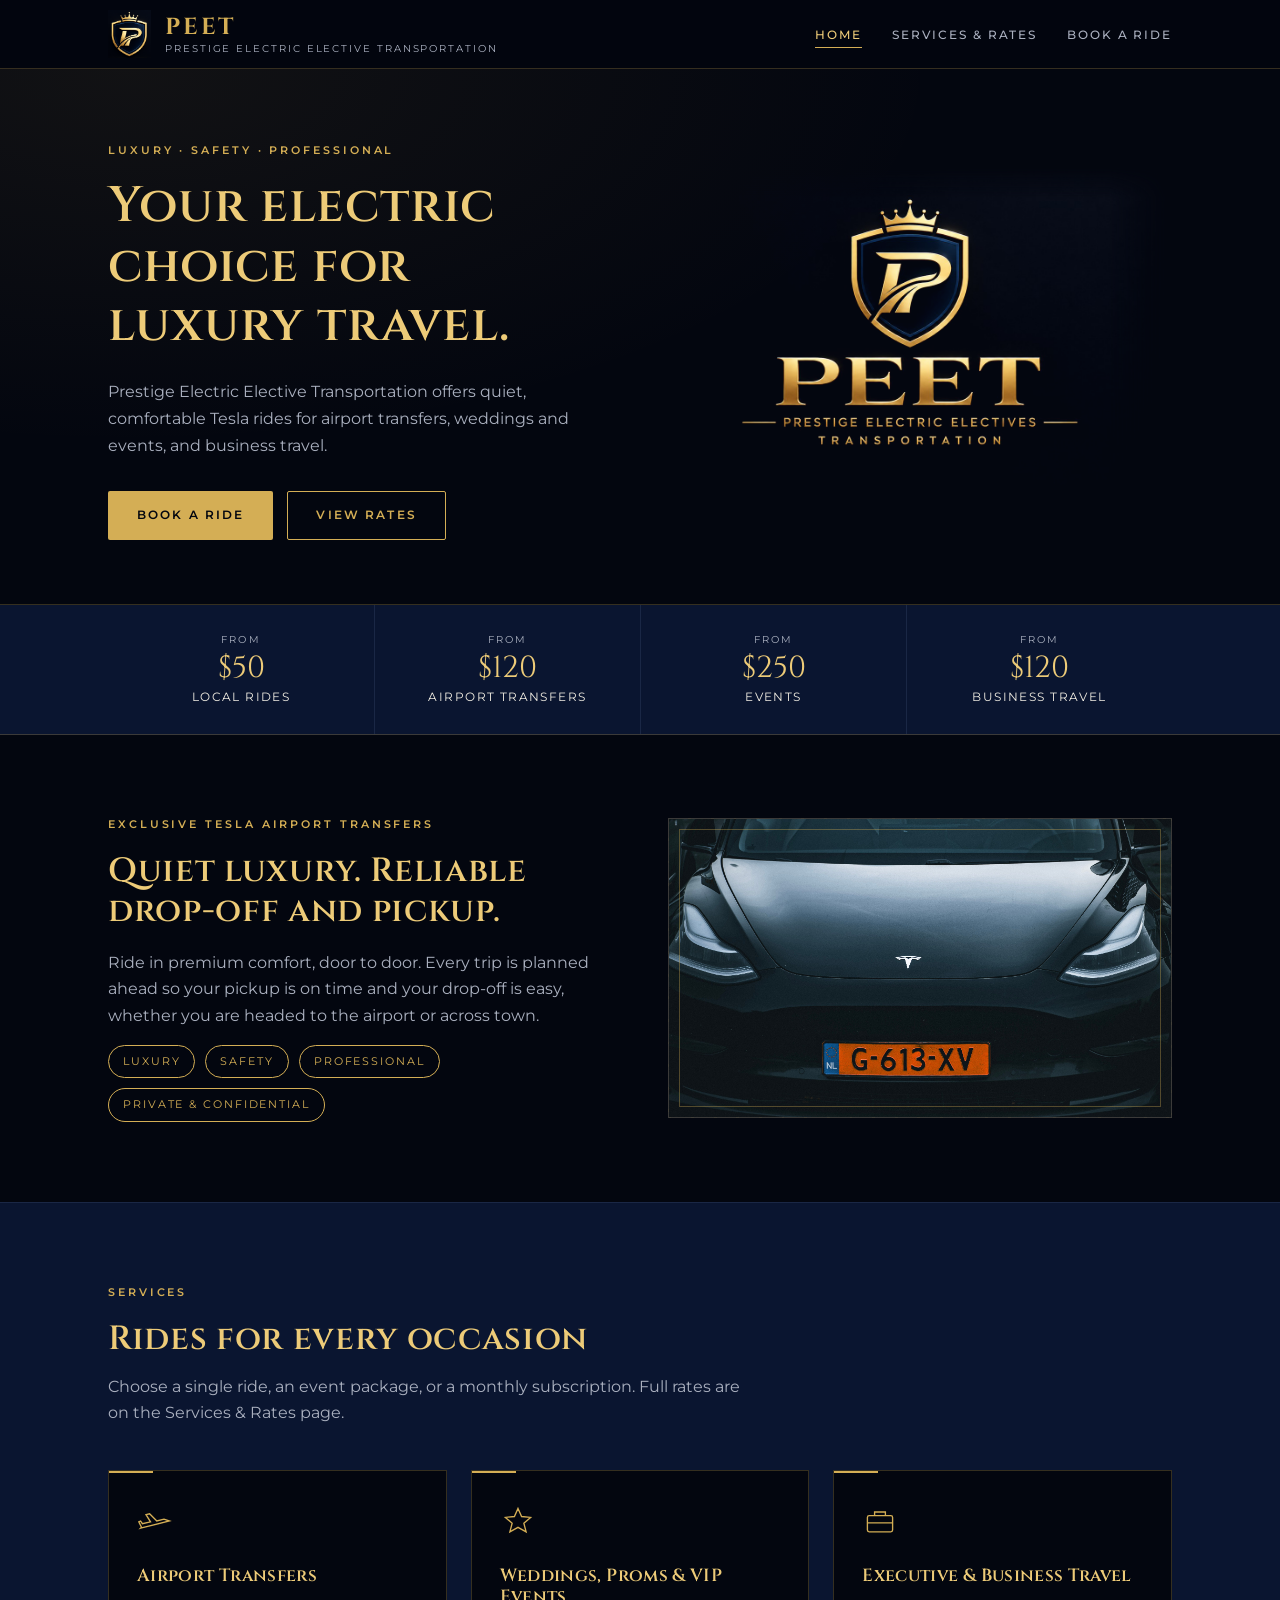
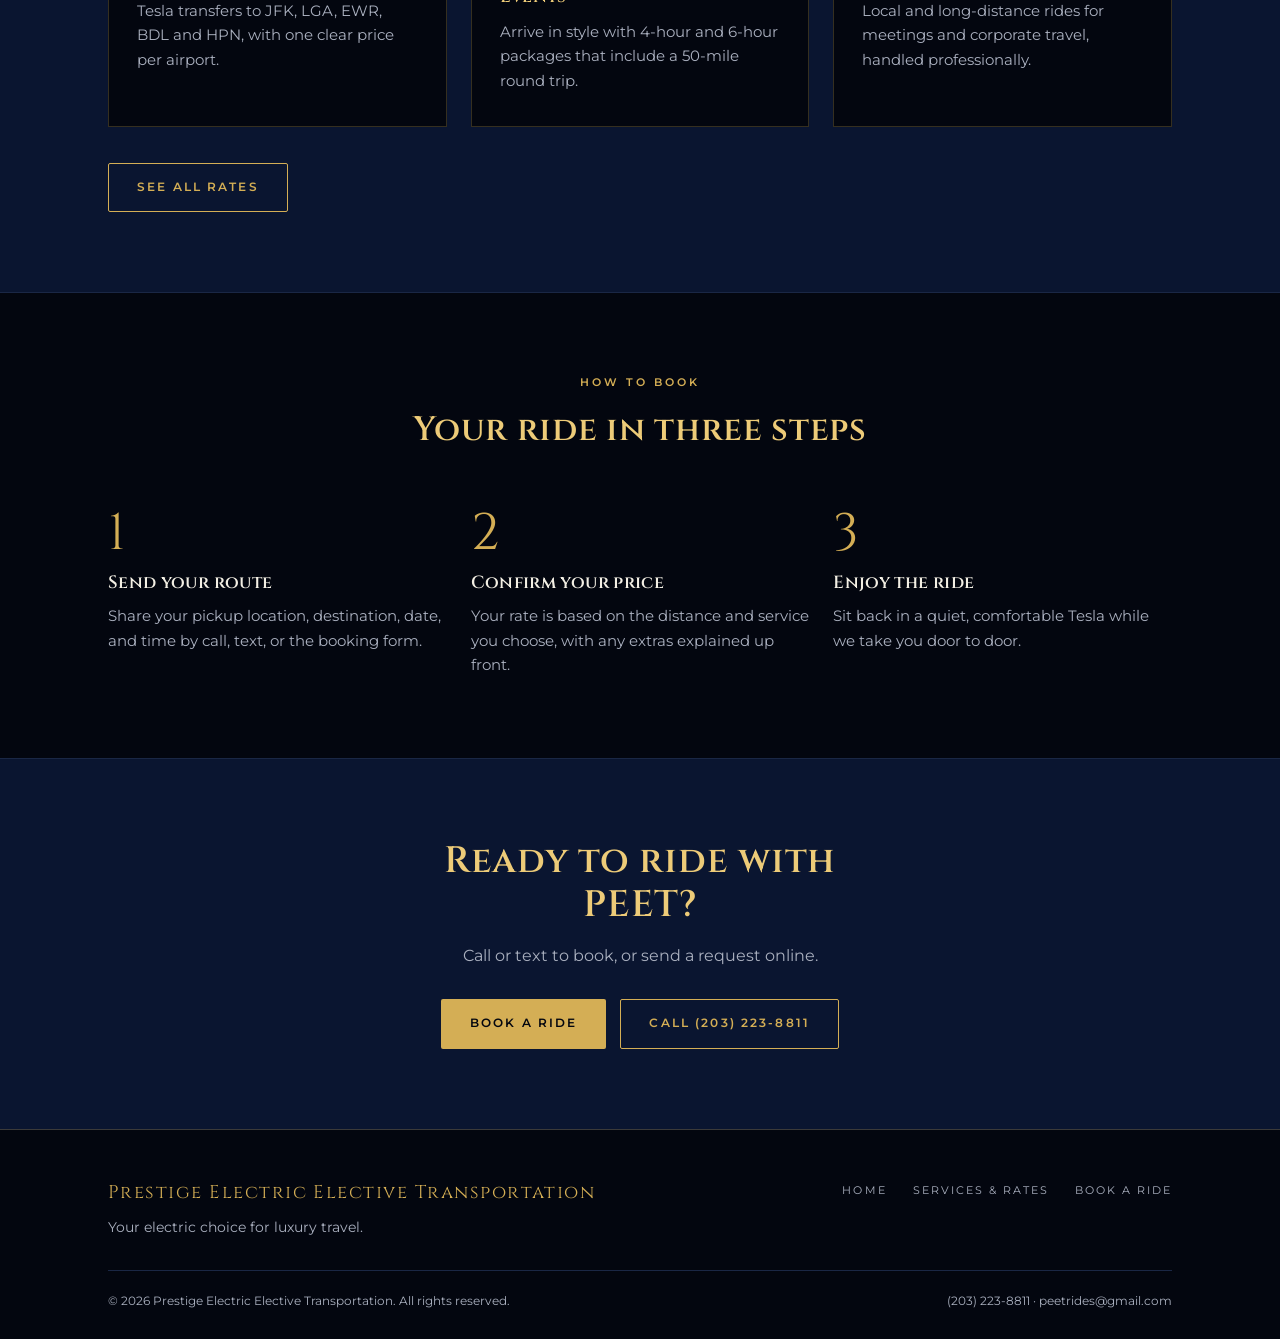
<file: index.html>
<!DOCTYPE html>
<html lang="en">
<head>
<meta charset="UTF-8">
<meta name="viewport" content="width=device-width, initial-scale=1.0">
<title>Prestige Electric Elective Transportation | Luxury Tesla Airport Transfers</title>
<meta name="description" content="Prestige Electric Elective Transportation (PEET): your electric choice for luxury travel. Tesla airport transfers to JFK, LGA, EWR, BDL and HPN, plus events and executive travel.">
<meta name="theme-color" content="#03060F">
<link rel="icon" type="image/png" href="images/favicon.png">
<link rel="stylesheet" href="styles.css">
</head>
<body>

<header class="site-header">
  <nav class="nav">
    <a href="index.html" class="brand">
      <img src="images/emblem.png" alt="PEET crest" height="48" width="43">
      <span class="brand-text">
        <span class="brand-name">PEET</span>
        <span class="brand-sub">Prestige Electric Elective Transportation</span>
      </span>
    </a>
    <button class="nav-toggle" aria-label="Toggle menu" aria-expanded="false">&#9776;</button>
    <ul class="nav-links">
      <li><a href="index.html" class="active">Home</a></li>
      <li><a href="services.html">Services &amp; Rates</a></li>
      <li><a href="book.html">Book a Ride</a></li>
    </ul>
  </nav>
</header>

<section class="hero">
  <div class="hero-inner">
    <div>
      <div class="eyebrow">Luxury &middot; Safety &middot; Professional</div>
      <h1>Your electric choice for luxury travel.</h1>
      <p class="lead">Prestige Electric Elective Transportation offers quiet, comfortable Tesla rides for airport transfers, weddings and events, and business travel.</p>
      <div class="btn-row">
        <a href="book.html" class="btn btn-primary">Book a Ride</a>
        <a href="services.html" class="btn btn-outline">View Rates</a>
      </div>
    </div>
    <div class="hero-logo">
      <img src="images/logo-full.jpg" alt="PEET logo: a gold crowned shield with the letter P" width="1200" height="800">
    </div>
  </div>
</section>

<section class="price-strip" aria-label="Starting rates">
  <div class="wrap">
    <div class="price-item"><div class="from">From</div><div class="amt">$50</div><div class="what">Local rides</div></div>
    <div class="price-item"><div class="from">From</div><div class="amt">$120</div><div class="what">Airport transfers</div></div>
    <div class="price-item"><div class="from">From</div><div class="amt">$250</div><div class="what">Events</div></div>
    <div class="price-item"><div class="from">From</div><div class="amt">$120</div><div class="what">Business travel</div></div>
  </div>
</section>

<section class="section">
  <div class="wrap split">
    <div>
      <div class="eyebrow">Exclusive Tesla Airport Transfers</div>
      <h2>Quiet luxury. Reliable drop-off and pickup.</h2>
      <p>Ride in premium comfort, door to door. Every trip is planned ahead so your pickup is on time and your drop-off is easy, whether you are headed to the airport or across town.</p>
      <div class="pill-list">
        <span class="pill">Luxury</span>
        <span class="pill">Safety</span>
        <span class="pill">Professional</span>
        <span class="pill">Private &amp; Confidential</span>
      </div>
    </div>
    <div class="photo">
      <img src="images/trust.jpg" alt="Tesla Model Y">
      <span><strong>Add a photo</strong>The Tesla or the interior<br>(images/trust.jpg)</span>
    </div>
  </div>
</section>

<section class="section section-alt">
  <div class="wrap">
    <div class="section-head">
      <div class="eyebrow">Services</div>
      <h2>Rides for every occasion</h2>
      <p>Choose a single ride, an event package, or a monthly subscription. Full rates are on the Services &amp; Rates page.</p>
    </div>
    <div class="card-grid">
      <div class="card">
        <svg class="icon" viewBox="0 0 40 40" fill="none" stroke="currentColor" stroke-width="1.5"><path d="M4 28l32-8-6-2-8 2-8-8-4 1 5 8-9 2-2-3-2 1 3 6z"/></svg>
        <h3>Airport Transfers</h3>
        <p>Tesla transfers to JFK, LGA, EWR, BDL and HPN, with one clear price per airport.</p>
      </div>
      <div class="card">
        <svg class="icon" viewBox="0 0 40 40" fill="none" stroke="currentColor" stroke-width="1.5"><path d="M20 6l4 9 10 1-7.5 6.5L29 32l-9-5-9 5 2.5-9.5L6 16l10-1z"/></svg>
        <h3>Weddings, Proms &amp; VIP Events</h3>
        <p>Arrive in style with 4-hour and 6-hour packages that include a 50-mile round trip.</p>
      </div>
      <div class="card">
        <svg class="icon" viewBox="0 0 40 40" fill="none" stroke="currentColor" stroke-width="1.5"><rect x="6" y="14" width="28" height="18" rx="2"/><path d="M14 14v-4h12v4M6 22h28"/></svg>
        <h3>Executive &amp; Business Travel</h3>
        <p>Local and long-distance rides for meetings and corporate travel, handled professionally.</p>
      </div>
    </div>
    <div style="margin-top:36px;"><a href="services.html" class="btn btn-outline">See All Rates</a></div>
  </div>
</section>

<section class="section">
  <div class="wrap">
    <div class="section-head center" style="text-align:center;">
      <div class="eyebrow">How to Book</div>
      <h2>Your ride in three steps</h2>
    </div>
    <div class="card-grid steps">
      <div class="step">
        <h3>Send your route</h3>
        <p>Share your pickup location, destination, date, and time by call, text, or the booking form.</p>
      </div>
      <div class="step">
        <h3>Confirm your price</h3>
        <p>Your rate is based on the distance and service you choose, with any extras explained up front.</p>
      </div>
      <div class="step">
        <h3>Enjoy the ride</h3>
        <p>Sit back in a quiet, comfortable Tesla while we take you door to door.</p>
      </div>
    </div>
  </div>
</section>

<section class="cta-band">
  <div class="wrap">
    <h2>Ready to ride with PEET?</h2>
    <p>Call or text to book, or send a request online.</p>
    <div class="btn-row">
      <a href="book.html" class="btn btn-primary">Book a Ride</a>
      <a href="tel:+12032238811" data-contact="phone" class="btn btn-outline">Call (203) 223-8811</a>
    </div>
  </div>
</section>

<footer class="site-footer">
  <div class="wrap">
    <div class="footer-top">
      <div>
        <div class="footer-brand">Prestige Electric Elective Transportation</div>
        <p style="margin:0; max-width:36ch;">Your electric choice for luxury travel.</p>
      </div>
      <ul class="footer-links">
        <li><a href="index.html">Home</a></li>
        <li><a href="services.html">Services &amp; Rates</a></li>
        <li><a href="book.html">Book a Ride</a></li>
      </ul>
    </div>
    <div class="footer-bottom">
      <span>&copy; 2026 Prestige Electric Elective Transportation. All rights reserved.</span>
      <span><a href="tel:+12032238811" data-contact="phone" data-show>(203) 223-8811</a> &middot; <a href="mailto:peetrides@gmail.com" data-contact="email" data-show>peetrides@gmail.com</a></span>
    </div>
  </div>
</footer>

<script src="script.js"></script>
</body>
</html>
</file>
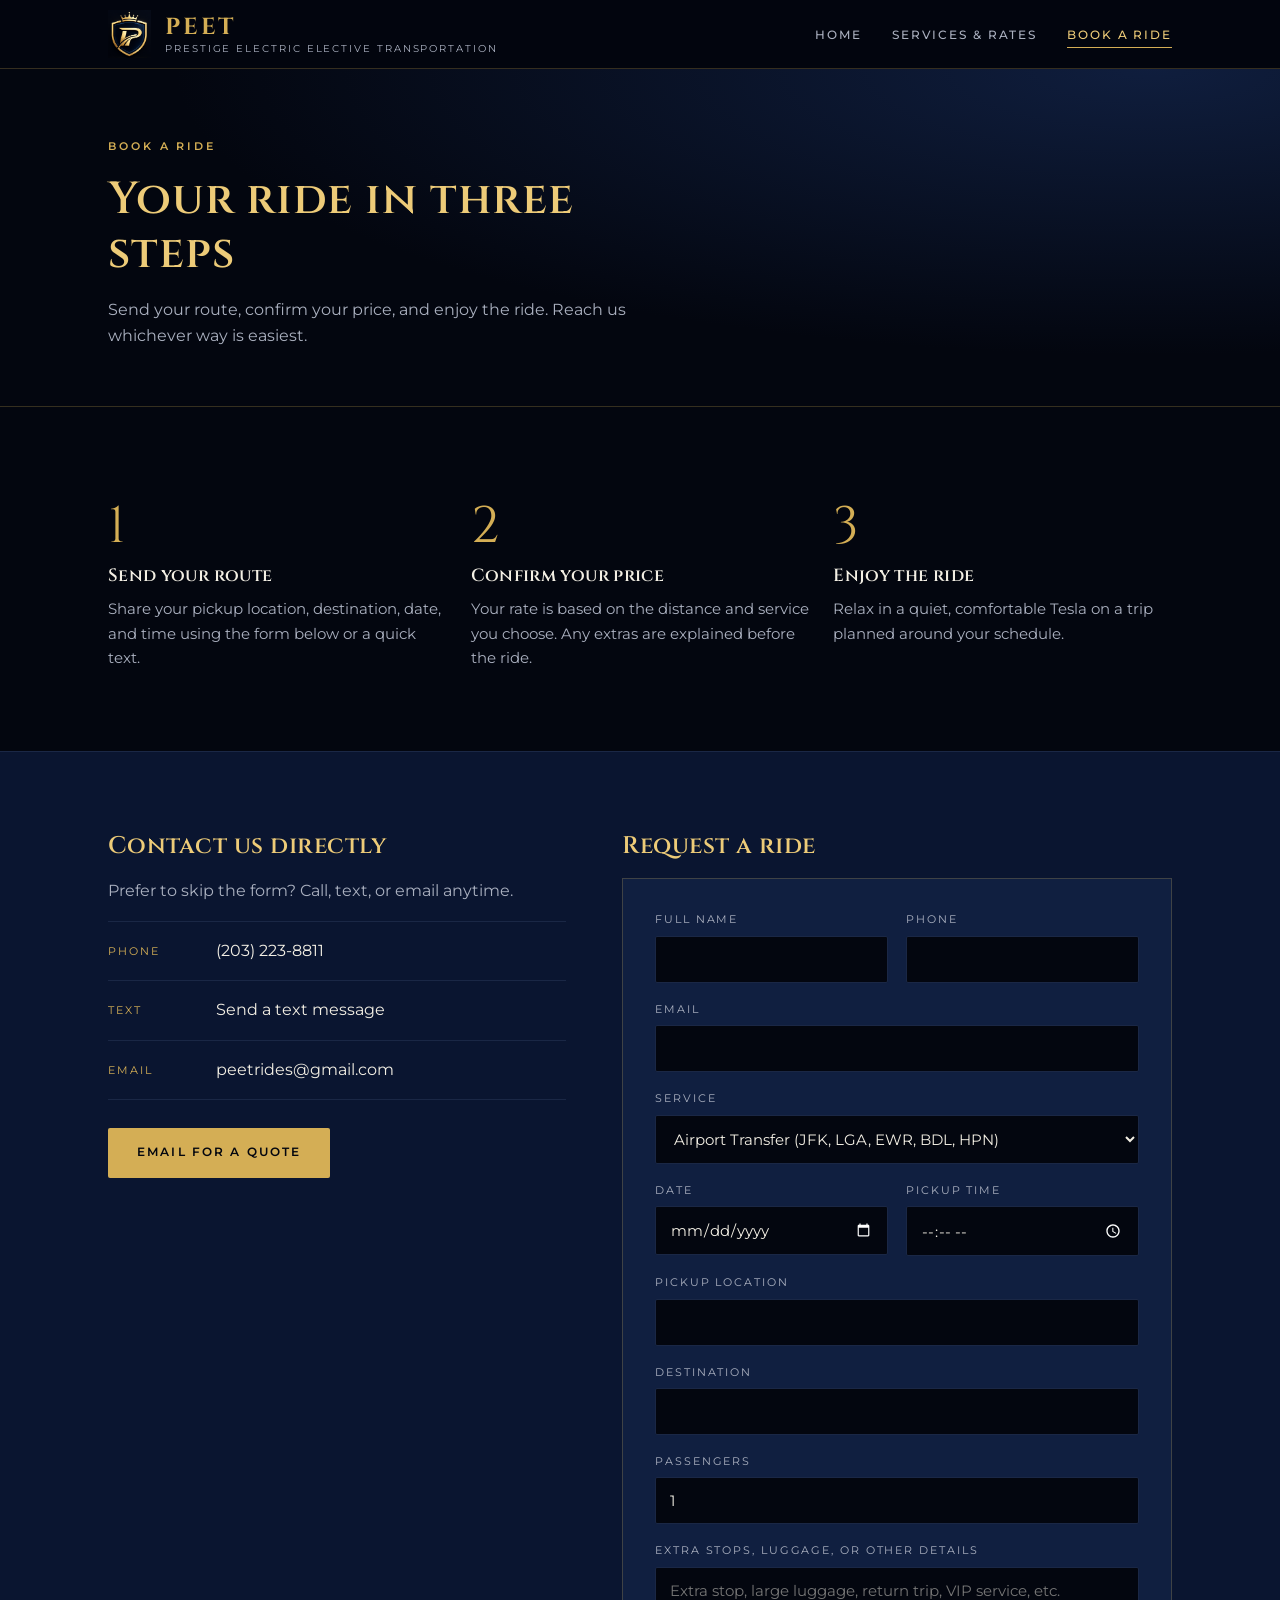
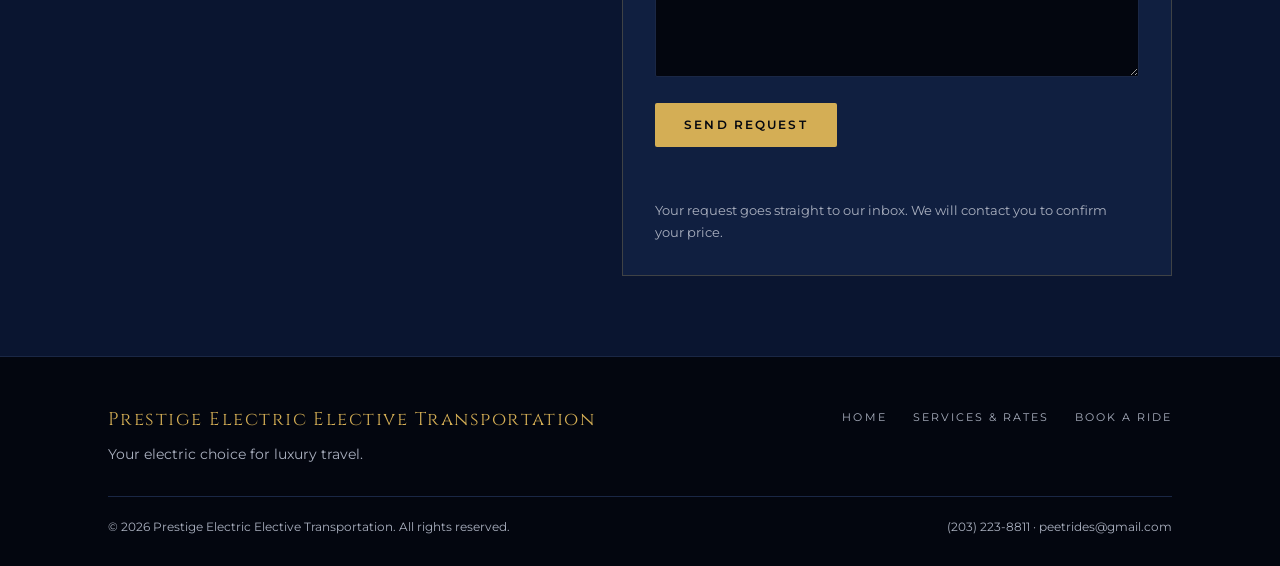
<file: book.html>
<!DOCTYPE html>
<html lang="en">
<head>
<meta charset="UTF-8">
<meta name="viewport" content="width=device-width, initial-scale=1.0">
<title>Book a Ride | Prestige Electric Elective Transportation</title>
<meta name="description" content="Book a Tesla ride with Prestige Electric Elective Transportation by phone, text, email, or the online request form.">
<meta name="theme-color" content="#03060F">
<link rel="icon" type="image/png" href="images/favicon.png">
<link rel="stylesheet" href="styles.css">
</head>
<body>

<header class="site-header">
  <nav class="nav">
    <a href="index.html" class="brand">
      <img src="images/emblem.png" alt="PEET crest" height="48" width="43">
      <span class="brand-text">
        <span class="brand-name">PEET</span>
        <span class="brand-sub">Prestige Electric Elective Transportation</span>
      </span>
    </a>
    <button class="nav-toggle" aria-label="Toggle menu" aria-expanded="false">&#9776;</button>
    <ul class="nav-links">
      <li><a href="index.html">Home</a></li>
      <li><a href="services.html">Services &amp; Rates</a></li>
      <li><a href="book.html" class="active">Book a Ride</a></li>
    </ul>
  </nav>
</header>

<section class="page-header">
  <div class="wrap">
    <div class="eyebrow">Book a Ride</div>
    <h1>Your ride in three steps</h1>
    <p>Send your route, confirm your price, and enjoy the ride. Reach us whichever way is easiest.</p>
  </div>
</section>

<section class="section">
  <div class="wrap">
    <div class="card-grid steps">
      <div class="step">
        <h3>Send your route</h3>
        <p>Share your pickup location, destination, date, and time using the form below or a quick text.</p>
      </div>
      <div class="step">
        <h3>Confirm your price</h3>
        <p>Your rate is based on the distance and service you choose. Any extras are explained before the ride.</p>
      </div>
      <div class="step">
        <h3>Enjoy the ride</h3>
        <p>Relax in a quiet, comfortable Tesla on a trip planned around your schedule.</p>
      </div>
    </div>
  </div>
</section>

<section class="section section-alt">
  <div class="wrap contact-grid">
    <div>
      <h2 style="font-size:1.5rem; margin-bottom:18px;">Contact us directly</h2>
      <p style="color:var(--muted);">Prefer to skip the form? Call, text, or email anytime.</p>
      <ul class="info-list">
        <li><span class="label">Phone</span><a href="tel:+12032238811" data-contact="phone" data-show>(203) 223-8811</a></li>
        <li><span class="label">Text</span><a href="sms:+12032238811" data-contact="text">Send a text message</a></li>
        <li><span class="label">Email</span><a href="mailto:peetrides@gmail.com" data-contact="email" data-show>peetrides@gmail.com</a></li>
      </ul>
      <a href="mailto:peetrides@gmail.com?subject=Ride%20Request" data-contact="email" class="btn btn-primary">Email for a Quote</a>
    </div>

    <div>
      <h2 style="font-size:1.5rem; margin-bottom:18px;">Request a ride</h2>
      <form class="booking-form" id="booking-form">
        <input type="checkbox" id="botcheck" name="botcheck" style="display:none" tabindex="-1" autocomplete="off">
        <div class="field">
          <label for="name">Full name</label>
          <input type="text" id="name" required>
        </div>
        <div class="field">
          <label for="phone">Phone</label>
          <input type="tel" id="phone" required>
        </div>
        <div class="field full">
          <label for="email">Email</label>
          <input type="email" id="email">
        </div>
        <div class="field full">
          <label for="service">Service</label>
          <select id="service">
            <option>Airport Transfer (JFK, LGA, EWR, BDL, HPN)</option>
            <option>Standard Ride</option>
            <option>Event Package (Wedding, Prom, VIP)</option>
            <option>Executive &amp; Business Travel</option>
            <option>Subscription Package</option>
            <option>Something else</option>
          </select>
        </div>
        <div class="field">
          <label for="date">Date</label>
          <input type="date" id="date" required>
        </div>
        <div class="field">
          <label for="time">Pickup time</label>
          <input type="time" id="time">
        </div>
        <div class="field full">
          <label for="pickup">Pickup location</label>
          <input type="text" id="pickup" required>
        </div>
        <div class="field full">
          <label for="dropoff">Destination</label>
          <input type="text" id="dropoff">
        </div>
        <div class="field full">
          <label for="passengers">Passengers</label>
          <input type="number" id="passengers" min="1" max="8" value="1">
        </div>
        <div class="field full">
          <label for="notes">Extra stops, luggage, or other details</label>
          <textarea id="notes" placeholder="Extra stop, large luggage, return trip, VIP service, etc."></textarea>
        </div>
        <div class="field full">
          <button type="submit" class="btn btn-primary">Send Request</button>
        </div>
        <p class="form-status" role="status" aria-live="polite"></p>
        <p class="form-note">Your request goes straight to our inbox. We will contact you to confirm your price.</p>
      </form>
    </div>
  </div>
</section>

<footer class="site-footer">
  <div class="wrap">
    <div class="footer-top">
      <div>
        <div class="footer-brand">Prestige Electric Elective Transportation</div>
        <p style="margin:0; max-width:36ch;">Your electric choice for luxury travel.</p>
      </div>
      <ul class="footer-links">
        <li><a href="index.html">Home</a></li>
        <li><a href="services.html">Services &amp; Rates</a></li>
        <li><a href="book.html">Book a Ride</a></li>
      </ul>
    </div>
    <div class="footer-bottom">
      <span>&copy; 2026 Prestige Electric Elective Transportation. All rights reserved.</span>
      <span><a href="tel:+12032238811" data-contact="phone" data-show>(203) 223-8811</a> &middot; <a href="mailto:peetrides@gmail.com" data-contact="email" data-show>peetrides@gmail.com</a></span>
    </div>
  </div>
</footer>

<script src="script.js"></script>
</body>
</html>
</file>
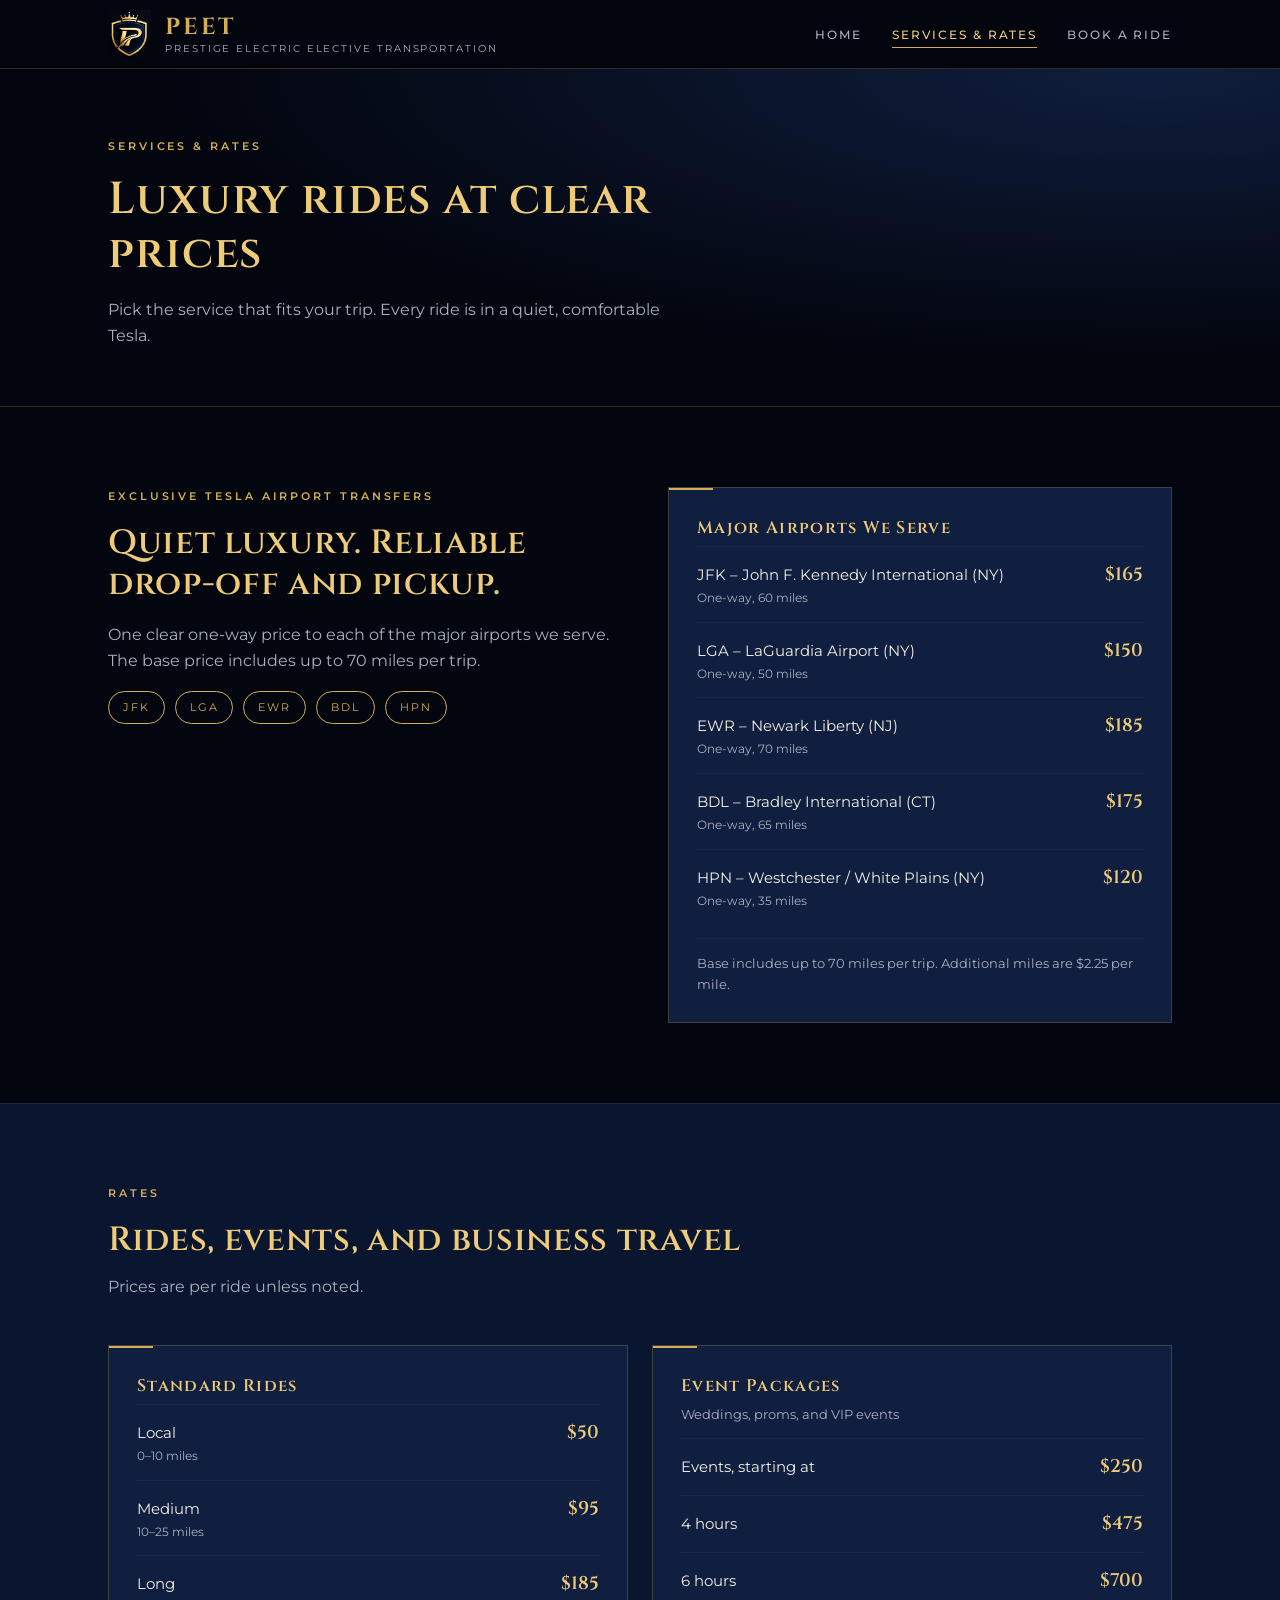
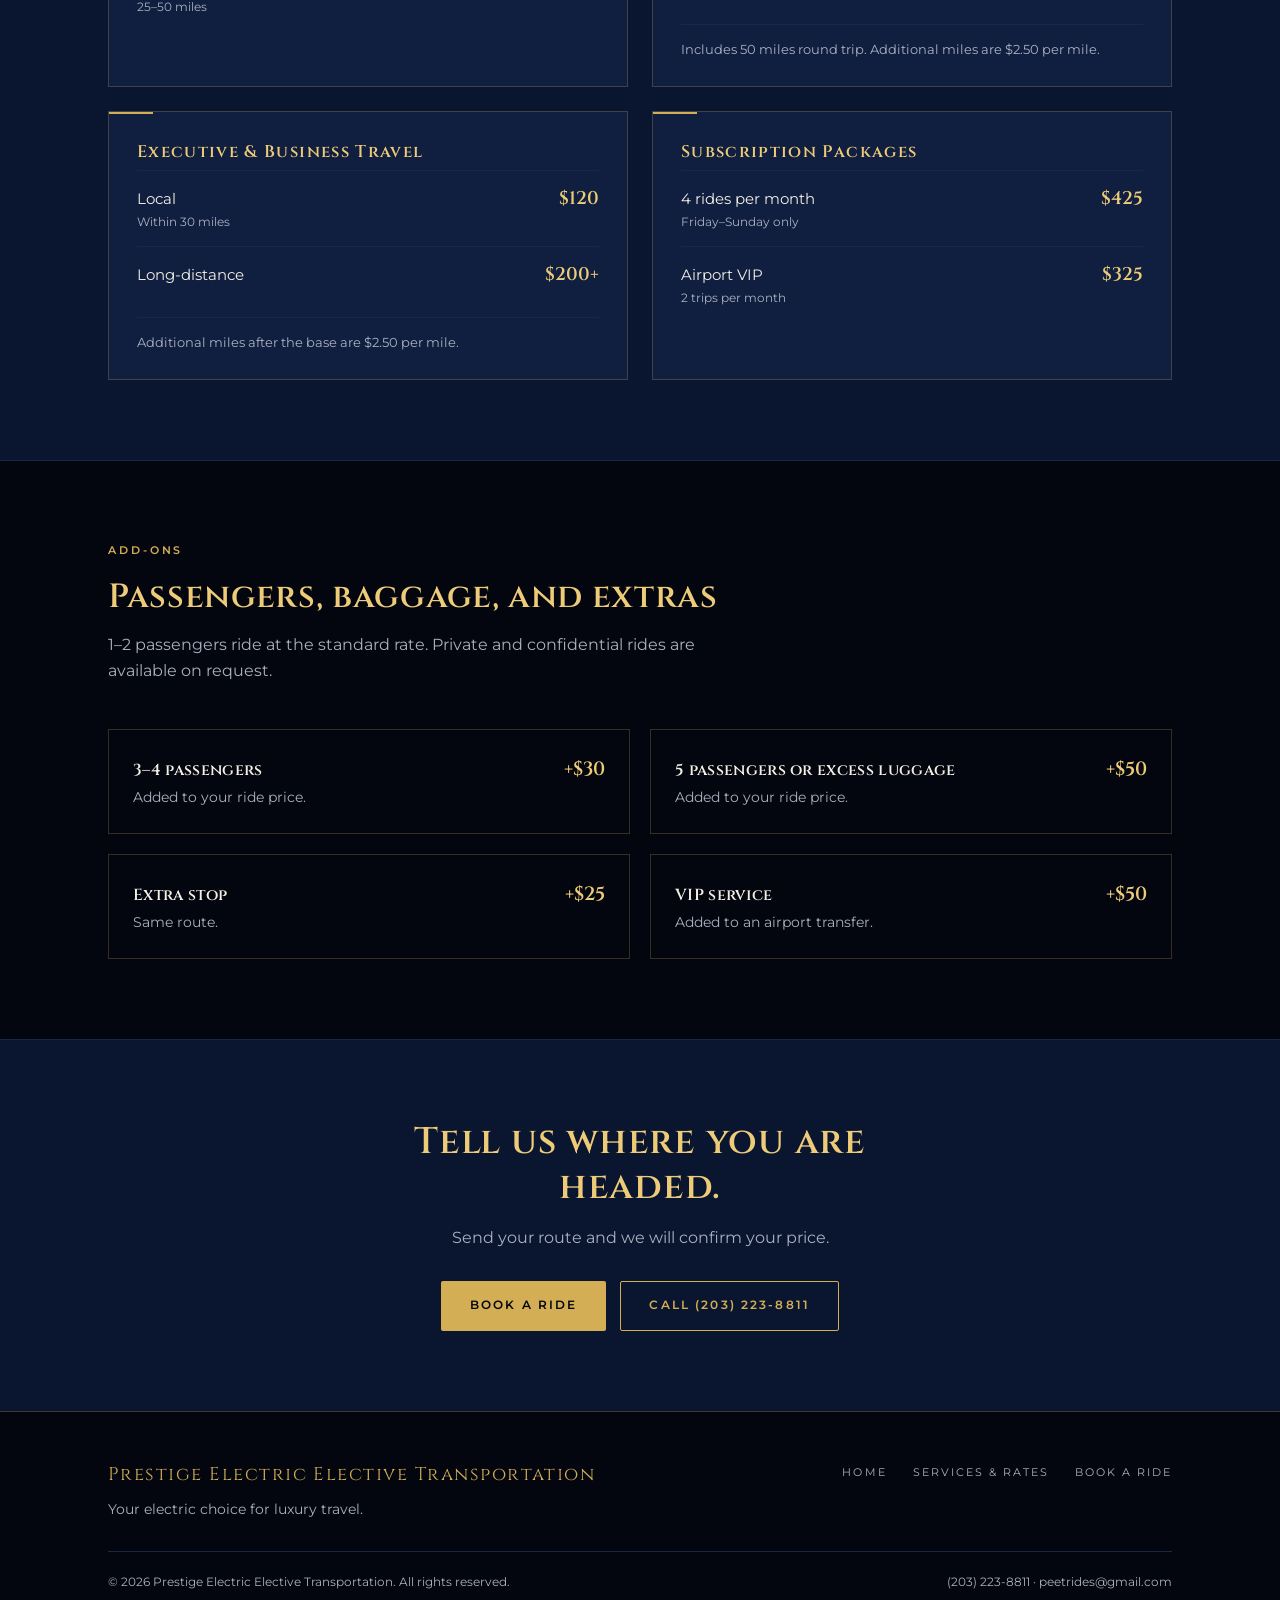
<file: services.html>
<!DOCTYPE html>
<html lang="en">
<head>
<meta charset="UTF-8">
<meta name="viewport" content="width=device-width, initial-scale=1.0">
<title>Services &amp; Rates | Prestige Electric Elective Transportation</title>
<meta name="description" content="Rates for Tesla airport transfers, standard rides, event packages, executive travel, and monthly subscriptions from Prestige Electric Elective Transportation.">
<meta name="theme-color" content="#03060F">
<link rel="icon" type="image/png" href="images/favicon.png">
<link rel="stylesheet" href="styles.css">
</head>
<body>

<header class="site-header">
  <nav class="nav">
    <a href="index.html" class="brand">
      <img src="images/emblem.png" alt="PEET crest" height="48" width="43">
      <span class="brand-text">
        <span class="brand-name">PEET</span>
        <span class="brand-sub">Prestige Electric Elective Transportation</span>
      </span>
    </a>
    <button class="nav-toggle" aria-label="Toggle menu" aria-expanded="false">&#9776;</button>
    <ul class="nav-links">
      <li><a href="index.html">Home</a></li>
      <li><a href="services.html" class="active">Services &amp; Rates</a></li>
      <li><a href="book.html">Book a Ride</a></li>
    </ul>
  </nav>
</header>

<section class="page-header">
  <div class="wrap">
    <div class="eyebrow">Services &amp; Rates</div>
    <h1>Luxury rides at clear prices</h1>
    <p>Pick the service that fits your trip. Every ride is in a quiet, comfortable Tesla.</p>
  </div>
</section>

<section class="section">
  <div class="wrap split top">
    <div>
      <div class="eyebrow">Exclusive Tesla Airport Transfers</div>
      <h2>Quiet luxury. Reliable drop-off and pickup.</h2>
      <p>One clear one-way price to each of the major airports we serve. The base price includes up to 70 miles per trip.</p>
      <div class="pill-list">
        <span class="pill">JFK</span>
        <span class="pill">LGA</span>
        <span class="pill">EWR</span>
        <span class="pill">BDL</span>
        <span class="pill">HPN</span>
      </div>
    </div>
    <div class="rate-card">
      <h3>Major Airports We Serve</h3>
      <div class="rate-row"><span class="what">JFK &ndash; John F. Kennedy International (NY)<small>One-way, 60 miles</small></span><span class="price">$165</span></div>
      <div class="rate-row"><span class="what">LGA &ndash; LaGuardia Airport (NY)<small>One-way, 50 miles</small></span><span class="price">$150</span></div>
      <div class="rate-row"><span class="what">EWR &ndash; Newark Liberty (NJ)<small>One-way, 70 miles</small></span><span class="price">$185</span></div>
      <div class="rate-row"><span class="what">BDL &ndash; Bradley International (CT)<small>One-way, 65 miles</small></span><span class="price">$175</span></div>
      <div class="rate-row"><span class="what">HPN &ndash; Westchester / White Plains (NY)<small>One-way, 35 miles</small></span><span class="price">$120</span></div>
      <p class="rate-note">Base includes up to 70 miles per trip. Additional miles are $2.25 per mile.</p>
    </div>
  </div>
</section>

<section class="section section-alt">
  <div class="wrap">
    <div class="section-head">
      <div class="eyebrow">Rates</div>
      <h2>Rides, events, and business travel</h2>
      <p>Prices are per ride unless noted.</p>
    </div>
    <div class="rates-grid">

      <div class="rate-card">
        <h3>Standard Rides</h3>
        <div class="rate-row"><span class="what">Local<small>0&ndash;10 miles</small></span><span class="price">$50</span></div>
        <div class="rate-row"><span class="what">Medium<small>10&ndash;25 miles</small></span><span class="price">$95</span></div>
        <div class="rate-row"><span class="what">Long<small>25&ndash;50 miles</small></span><span class="price">$185</span></div>
      </div>

      <div class="rate-card">
        <h3>Event Packages</h3>
        <p class="rate-sub">Weddings, proms, and VIP events</p>
        <div class="rate-row"><span class="what">Events, starting at</span><span class="price">$250</span></div>
        <div class="rate-row"><span class="what">4 hours</span><span class="price">$475</span></div>
        <div class="rate-row"><span class="what">6 hours</span><span class="price">$700</span></div>
        <p class="rate-note">Includes 50 miles round trip. Additional miles are $2.50 per mile.</p>
      </div>

      <div class="rate-card">
        <h3>Executive &amp; Business Travel</h3>
        <div class="rate-row"><span class="what">Local<small>Within 30 miles</small></span><span class="price">$120</span></div>
        <div class="rate-row"><span class="what">Long-distance</span><span class="price">$200+</span></div>
        <p class="rate-note">Additional miles after the base are $2.50 per mile.</p>
      </div>

      <div class="rate-card">
        <h3>Subscription Packages</h3>
        <div class="rate-row"><span class="what">4 rides per month<small>Friday&ndash;Sunday only</small></span><span class="price">$425</span></div>
        <div class="rate-row"><span class="what">Airport VIP<small>2 trips per month</small></span><span class="price">$325</span></div>
      </div>

    </div>
  </div>
</section>

<section class="section">
  <div class="wrap">
    <div class="section-head">
      <div class="eyebrow">Add-Ons</div>
      <h2>Passengers, baggage, and extras</h2>
      <p>1&ndash;2 passengers ride at the standard rate. Private and confidential rides are available on request.</p>
    </div>
    <div class="extras">
      <div class="extra"><div><h3>3&ndash;4 passengers</h3><p>Added to your ride price.</p></div><span class="price">+$30</span></div>
      <div class="extra"><div><h3>5 passengers or excess luggage</h3><p>Added to your ride price.</p></div><span class="price">+$50</span></div>
      <div class="extra"><div><h3>Extra stop</h3><p>Same route.</p></div><span class="price">+$25</span></div>
      <div class="extra"><div><h3>VIP service</h3><p>Added to an airport transfer.</p></div><span class="price">+$50</span></div>
    </div>
  </div>
</section>

<section class="cta-band">
  <div class="wrap">
    <h2>Tell us where you are headed.</h2>
    <p>Send your route and we will confirm your price.</p>
    <div class="btn-row">
      <a href="book.html" class="btn btn-primary">Book a Ride</a>
      <a href="tel:+12032238811" data-contact="phone" class="btn btn-outline">Call (203) 223-8811</a>
    </div>
  </div>
</section>

<footer class="site-footer">
  <div class="wrap">
    <div class="footer-top">
      <div>
        <div class="footer-brand">Prestige Electric Elective Transportation</div>
        <p style="margin:0; max-width:36ch;">Your electric choice for luxury travel.</p>
      </div>
      <ul class="footer-links">
        <li><a href="index.html">Home</a></li>
        <li><a href="services.html">Services &amp; Rates</a></li>
        <li><a href="book.html">Book a Ride</a></li>
      </ul>
    </div>
    <div class="footer-bottom">
      <span>&copy; 2026 Prestige Electric Elective Transportation. All rights reserved.</span>
      <span><a href="tel:+12032238811" data-contact="phone" data-show>(203) 223-8811</a> &middot; <a href="mailto:peetrides@gmail.com" data-contact="email" data-show>peetrides@gmail.com</a></span>
    </div>
  </div>
</footer>

<script src="script.js"></script>
</body>
</html>
</file>
<file: styles.css>
@import url('https://fonts.googleapis.com/css2?family=Cinzel:wght@500;600;700&family=Montserrat:wght@400;500;600&display=swap');

/* Colors sampled from the PEET logo and rate sheets */
:root {
  --bg: #03060F;
  --navy: #0A1530;
  --navy-2: #101F40;
  --gold: #D4AE55;
  --gold-hi: #EDCB78;
  --gold-lo: #A9802F;
  --text: #F3EFE4;
  --muted: #AAB0BF;
  --line: rgba(212, 174, 85, 0.24);
  --line-soft: #1A2745;
  --font-head: 'Cinzel', Georgia, serif;
  --font-body: 'Montserrat', 'Segoe UI', sans-serif;
  --max: 1120px;
}

* { box-sizing: border-box; }
html { scroll-behavior: smooth; }

body {
  margin: 0;
  background: var(--bg);
  color: var(--text);
  font-family: var(--font-body);
  line-height: 1.65;
}

img { max-width: 100%; display: block; }
a { color: inherit; }
p { margin: 0 0 1em; }
h1, h2, h3 { font-family: var(--font-head); font-weight: 600; line-height: 1.2; margin: 0; letter-spacing: 0.02em; }

.wrap { max-width: var(--max); margin: 0 auto; padding: 0 28px; }

/* ---------- Header ---------- */
.site-header {
  position: sticky; top: 0; z-index: 50;
  background: rgba(3, 6, 15, 0.94);
  backdrop-filter: blur(6px);
  border-bottom: 1px solid var(--line);
}
.nav {
  max-width: var(--max); margin: 0 auto; padding: 10px 28px;
  display: flex; align-items: center; justify-content: space-between; gap: 20px;
}
.brand { text-decoration: none; display: flex; align-items: center; gap: 14px; }
.brand img { height: 48px; width: auto; }
.brand-text { display: flex; flex-direction: column; line-height: 1.15; }
.brand-name { font-family: var(--font-head); font-size: 1.45rem; font-weight: 700; color: var(--gold); letter-spacing: 0.12em; }
.brand-sub { font-size: 0.6rem; letter-spacing: 0.2em; text-transform: uppercase; color: var(--muted); margin-top: 3px; }

.nav-links { display: flex; gap: 30px; list-style: none; margin: 0; padding: 0; }
.nav-links a {
  text-decoration: none; color: var(--muted); font-size: 0.74rem; font-weight: 500;
  letter-spacing: 0.16em; text-transform: uppercase; padding-bottom: 5px;
  border-bottom: 1px solid transparent; transition: color .15s, border-color .15s;
}
.nav-links a:hover, .nav-links a.active { color: var(--gold-hi); border-bottom-color: var(--gold); }

.nav-toggle {
  display: none; background: none; border: 1px solid var(--line); color: var(--gold);
  border-radius: 3px; padding: 8px 11px; font-size: 1.1rem; cursor: pointer;
}

@media (max-width: 780px) {
  .nav-toggle { display: block; }
  .brand-sub { display: none; }
  .nav-links {
    position: absolute; top: 100%; left: 0; right: 0; background: var(--bg);
    flex-direction: column; gap: 0; max-height: 0; overflow: hidden;
    transition: max-height .25s ease; border-bottom: 1px solid var(--line);
  }
  .nav-links.open { max-height: 320px; }
  .nav-links a { display: block; padding: 16px 28px; border-bottom: none; border-left: 2px solid transparent; }
  .nav-links a:hover, .nav-links a.active { border-left-color: var(--gold); }
}

/* ---------- Buttons ---------- */
.btn {
  display: inline-block; padding: 14px 28px; border-radius: 2px; text-decoration: none;
  font-weight: 600; font-size: 0.74rem; letter-spacing: 0.18em; text-transform: uppercase;
  border: 1px solid transparent; cursor: pointer; font-family: var(--font-body);
  transition: background .15s, color .15s, border-color .15s;
}
.btn-primary { background: var(--gold); color: var(--bg); }
.btn-primary:hover { background: var(--gold-hi); }
.btn-outline { border-color: var(--gold); color: var(--gold); background: transparent; }
.btn-outline:hover { background: var(--gold); color: var(--bg); }
.btn-row { display: flex; gap: 14px; flex-wrap: wrap; }

/* ---------- Hero ---------- */
.hero { position: relative; overflow: hidden; border-bottom: 1px solid var(--line); }
.hero::before {
  content: ""; position: absolute; inset: 0;
  background: radial-gradient(ellipse at 10% 0%, rgba(212, 174, 85, 0.07), transparent 50%);
  pointer-events: none;
}
.hero-inner {
  position: relative; max-width: var(--max); margin: 0 auto; padding: 72px 28px 64px;
  display: grid; grid-template-columns: 1fr 1.05fr; gap: 40px; align-items: center;
}
.eyebrow { color: var(--gold); font-size: 0.7rem; font-weight: 600; letter-spacing: 0.26em; text-transform: uppercase; margin-bottom: 18px; }
.hero h1 { font-size: clamp(2rem, 4.2vw, 3.1rem); margin-bottom: 22px; color: var(--gold-hi); }
.lead { font-size: 1.02rem; color: var(--muted); max-width: 46ch; margin-bottom: 32px; }

/* Logo image fades into the page so its dark background has no visible edge */
.hero-logo img {
  width: 100%; height: auto;
  mix-blend-mode: lighten;
  -webkit-mask-image: linear-gradient(to right, transparent, #000 12%, #000 88%, transparent), linear-gradient(to bottom, transparent, #000 9%, #000 91%, transparent);
  -webkit-mask-composite: source-in;
  mask-image: linear-gradient(to right, transparent, #000 12%, #000 88%, transparent), linear-gradient(to bottom, transparent, #000 9%, #000 91%, transparent);
  mask-composite: intersect;
}
@media (max-width: 860px) {
  .hero-inner { grid-template-columns: 1fr; padding: 48px 28px 40px; gap: 24px; }
  .hero-logo { order: -1; max-width: 420px; margin: 0 auto; }
}

/* ---------- Price strip ---------- */
.price-strip { background: var(--navy); border-bottom: 1px solid var(--line); }
.price-strip .wrap { display: grid; grid-template-columns: repeat(4, 1fr); }
.price-item { padding: 26px 20px; text-align: center; border-left: 1px solid var(--line-soft); }
.price-item:first-child { border-left: none; }
.price-item .from { font-size: 0.62rem; letter-spacing: 0.22em; text-transform: uppercase; color: var(--muted); }
.price-item .amt { font-family: var(--font-head); font-size: 1.9rem; color: var(--gold-hi); line-height: 1.2; margin: 2px 0; }
.price-item .what { font-size: 0.74rem; letter-spacing: 0.12em; text-transform: uppercase; color: var(--text); }
@media (max-width: 760px) {
  .price-strip .wrap { grid-template-columns: 1fr 1fr; }
  .price-item:nth-child(3) { border-left: none; }
  .price-item:nth-child(n+3) { border-top: 1px solid var(--line-soft); }
}

/* ---------- Photo spots ---------- */
.photo {
  position: relative; border: 1px solid var(--line); background: var(--navy);
  display: flex; align-items: center; justify-content: center; text-align: center;
  color: var(--muted); font-size: 0.8rem; padding: 20px; min-height: 300px; overflow: hidden;
  background-image: repeating-linear-gradient(135deg, rgba(212,174,85,0.06) 0 2px, transparent 2px 16px);
}
.photo strong { display: block; color: var(--gold); font-family: var(--font-head); font-size: 1rem; margin-bottom: 4px; }
.photo img { position: absolute; inset: 0; width: 100%; height: 100%; object-fit: cover; }
.photo::after { content: ""; position: absolute; inset: 10px; border: 1px solid rgba(212,174,85,0.35); pointer-events: none; }

/* ---------- Sections ---------- */
.section { padding: 80px 0; border-bottom: 1px solid var(--line-soft); }
.section-alt { background: var(--navy); }
.section-head { max-width: 640px; margin-bottom: 44px; }
.section-head h2 { font-size: clamp(1.5rem, 3vw, 2.1rem); margin-bottom: 14px; color: var(--gold-hi); }
.section-head p { color: var(--muted); margin: 0; }
.center { text-align: center; margin-left: auto; margin-right: auto; }

.split { display: grid; grid-template-columns: 1fr 1fr; gap: 56px; align-items: center; }
.split.top { align-items: start; }
@media (max-width: 860px) { .split { grid-template-columns: 1fr; gap: 32px; } }

.split h2 { font-size: clamp(1.5rem, 3vw, 2.1rem); margin-bottom: 18px; color: var(--gold-hi); }
.split p { color: var(--muted); }

.pill-list { display: flex; gap: 10px; flex-wrap: wrap; margin-top: 8px; }
.pill { border: 1px solid var(--gold); color: var(--gold); font-size: 0.66rem; letter-spacing: 0.18em; text-transform: uppercase; padding: 7px 14px; border-radius: 99px; }

/* ---------- Cards ---------- */
.card-grid { display: grid; grid-template-columns: repeat(3, 1fr); gap: 24px; }
@media (max-width: 900px) { .card-grid { grid-template-columns: 1fr; } }

.card { background: var(--navy-2); border: 1px solid var(--line); padding: 32px 28px; position: relative; }
.section-alt .card { background: var(--bg); }
.card::before { content: ""; position: absolute; top: 0; left: 0; width: 44px; height: 2px; background: var(--gold); }
.card h3 { font-size: 1.1rem; margin-bottom: 12px; color: var(--gold-hi); }
.card p { color: var(--muted); font-size: 0.93rem; margin: 0; }
.card .icon { width: 36px; height: 36px; color: var(--gold); margin-bottom: 18px; }

.steps { counter-reset: step; }
.step { position: relative; padding-top: 14px; }
.step::before {
  counter-increment: step; content: counter(step);
  font-family: var(--font-head); font-size: 3.2rem; color: var(--gold);
  display: block; line-height: 1; margin-bottom: 14px;
}
.step h3 { font-size: 1.1rem; margin-bottom: 10px; color: var(--text); }
.step p { color: var(--muted); margin: 0; font-size: 0.93rem; }

/* ---------- Rate cards ---------- */
.rates-grid { display: grid; grid-template-columns: 1fr 1fr; gap: 24px; }
@media (max-width: 860px) { .rates-grid { grid-template-columns: 1fr; } }

.rate-card { background: var(--navy-2); border: 1px solid var(--line); padding: 30px 28px 26px; position: relative; }
.rate-card::before { content: ""; position: absolute; top: 0; left: 0; width: 44px; height: 2px; background: var(--gold); }
.rate-card h3 { font-size: 1.05rem; color: var(--gold-hi); letter-spacing: 0.08em; margin-bottom: 8px; }
.rate-card .rate-sub { font-size: 0.82rem; color: var(--muted); margin: 0 0 12px; }
.rate-row { display: flex; justify-content: space-between; align-items: baseline; gap: 16px; padding: 13px 0; border-top: 1px solid var(--line-soft); }
.rate-row .what { color: var(--text); font-size: 0.95rem; }
.rate-row .what small { display: block; color: var(--muted); font-size: 0.78rem; margin-top: 1px; }
.rate-row .price { font-family: var(--font-head); font-weight: 600; font-size: 1.15rem; color: var(--gold-hi); white-space: nowrap; }
.rate-note { font-size: 0.8rem; color: var(--muted); margin: 14px 0 0; padding-top: 14px; border-top: 1px solid var(--line-soft); }

/* ---------- Add-ons ---------- */
.extras { display: grid; grid-template-columns: 1fr 1fr; gap: 20px; }
@media (max-width: 700px) { .extras { grid-template-columns: 1fr; } }
.extra { border: 1px solid var(--line); background: var(--bg); padding: 24px; display: flex; justify-content: space-between; gap: 18px; align-items: baseline; }
.extra h3 { font-size: 1rem; margin-bottom: 6px; color: var(--text); }
.extra p { color: var(--muted); font-size: 0.88rem; margin: 0; }
.extra .price { font-family: var(--font-head); font-size: 1.2rem; font-weight: 600; color: var(--gold-hi); white-space: nowrap; }

/* ---------- Page header ---------- */
.page-header { padding: 68px 0 56px; border-bottom: 1px solid var(--line); position: relative; overflow: hidden; }
.page-header::before {
  content: ""; position: absolute; inset: 0;
  background: radial-gradient(ellipse at 90% 0%, rgba(16, 31, 64, 0.95), transparent 60%);
}
.page-header .wrap { position: relative; }
.page-header h1 { font-size: clamp(1.9rem, 4.2vw, 2.8rem); max-width: 20ch; margin-bottom: 16px; color: var(--gold-hi); }
.page-header p { color: var(--muted); max-width: 54ch; margin: 0; font-size: 1rem; }

/* ---------- Contact / form ---------- */
.contact-grid { display: grid; grid-template-columns: 1fr 1.2fr; gap: 56px; }
@media (max-width: 860px) { .contact-grid { grid-template-columns: 1fr; gap: 40px; } }
.contact-grid h2 { color: var(--gold-hi); }

.info-list { list-style: none; padding: 0; margin: 0 0 28px; }
.info-list li { padding: 16px 0; border-top: 1px solid var(--line-soft); display: flex; gap: 16px; }
.info-list li:last-child { border-bottom: 1px solid var(--line-soft); }
.info-list .label { min-width: 92px; color: var(--gold); font-size: 0.66rem; letter-spacing: 0.2em; text-transform: uppercase; padding-top: 5px; }
.info-list a { text-decoration: none; }
.info-list a:hover { color: var(--gold-hi); }

form.booking-form { display: grid; grid-template-columns: 1fr 1fr; gap: 18px; background: var(--navy-2); border: 1px solid var(--line); padding: 32px; }
@media (max-width: 620px) { form.booking-form { grid-template-columns: 1fr; padding: 24px; } }
.field.full { grid-column: 1 / -1; }
.field label { display: block; font-size: 0.66rem; letter-spacing: 0.18em; text-transform: uppercase; color: var(--muted); margin-bottom: 7px; }
.field input, .field select, .field textarea {
  width: 100%; padding: 13px 14px; background: var(--bg); color: var(--text);
  border: 1px solid var(--line-soft); border-radius: 2px; font-family: var(--font-body); font-size: 0.95rem;
}
.field textarea { resize: vertical; min-height: 110px; }
.field input:focus, .field select:focus, .field textarea:focus { outline: 1px solid var(--gold); border-color: var(--gold); }
.field input[type="date"], .field input[type="time"] { color-scheme: dark; }
.form-note { grid-column: 1 / -1; font-size: 0.8rem; color: var(--muted); margin: 0; }

/* ---------- CTA band ---------- */
.cta-band { padding: 80px 0; text-align: center; background: var(--navy); border-bottom: 1px solid var(--line); }
.cta-band h2 { font-size: clamp(1.5rem, 3.2vw, 2.3rem); max-width: 22ch; margin: 0 auto 16px; color: var(--gold-hi); }
.cta-band p { color: var(--muted); max-width: 46ch; margin: 0 auto 30px; }
.cta-band .btn-row { justify-content: center; }

/* ---------- Footer ---------- */
.site-footer { padding: 48px 0 28px; color: var(--muted); font-size: 0.88rem; }
.footer-top { display: flex; justify-content: space-between; gap: 32px; flex-wrap: wrap; margin-bottom: 30px; }
.footer-brand { font-family: var(--font-head); font-size: 1.15rem; color: var(--gold); letter-spacing: 0.08em; margin-bottom: 8px; }
.footer-links { list-style: none; padding: 0; margin: 0; display: flex; gap: 26px; flex-wrap: wrap; align-items: flex-start; }
.footer-links a { text-decoration: none; font-size: 0.7rem; letter-spacing: 0.18em; text-transform: uppercase; }
.footer-links a:hover { color: var(--gold-hi); }
.footer-bottom { border-top: 1px solid var(--line-soft); padding-top: 20px; font-size: 0.78rem; display: flex; justify-content: space-between; flex-wrap: wrap; gap: 10px; }
.footer-bottom a { text-decoration: none; }
.footer-bottom a:hover { color: var(--gold-hi); }

a:focus-visible, button:focus-visible { outline: 2px solid var(--gold); outline-offset: 3px; }
@media (prefers-reduced-motion: reduce) { html { scroll-behavior: auto; } * { transition: none !important; } }

/* ---------- Form status message ---------- */
.form-status { grid-column: 1 / -1; margin: 0; font-size: 0.9rem; font-weight: 500; min-height: 1.2em; }
.form-status.ok { color: var(--gold-hi, #EDCB78); }
.form-status.err { color: #FF8A80; }
</file>
